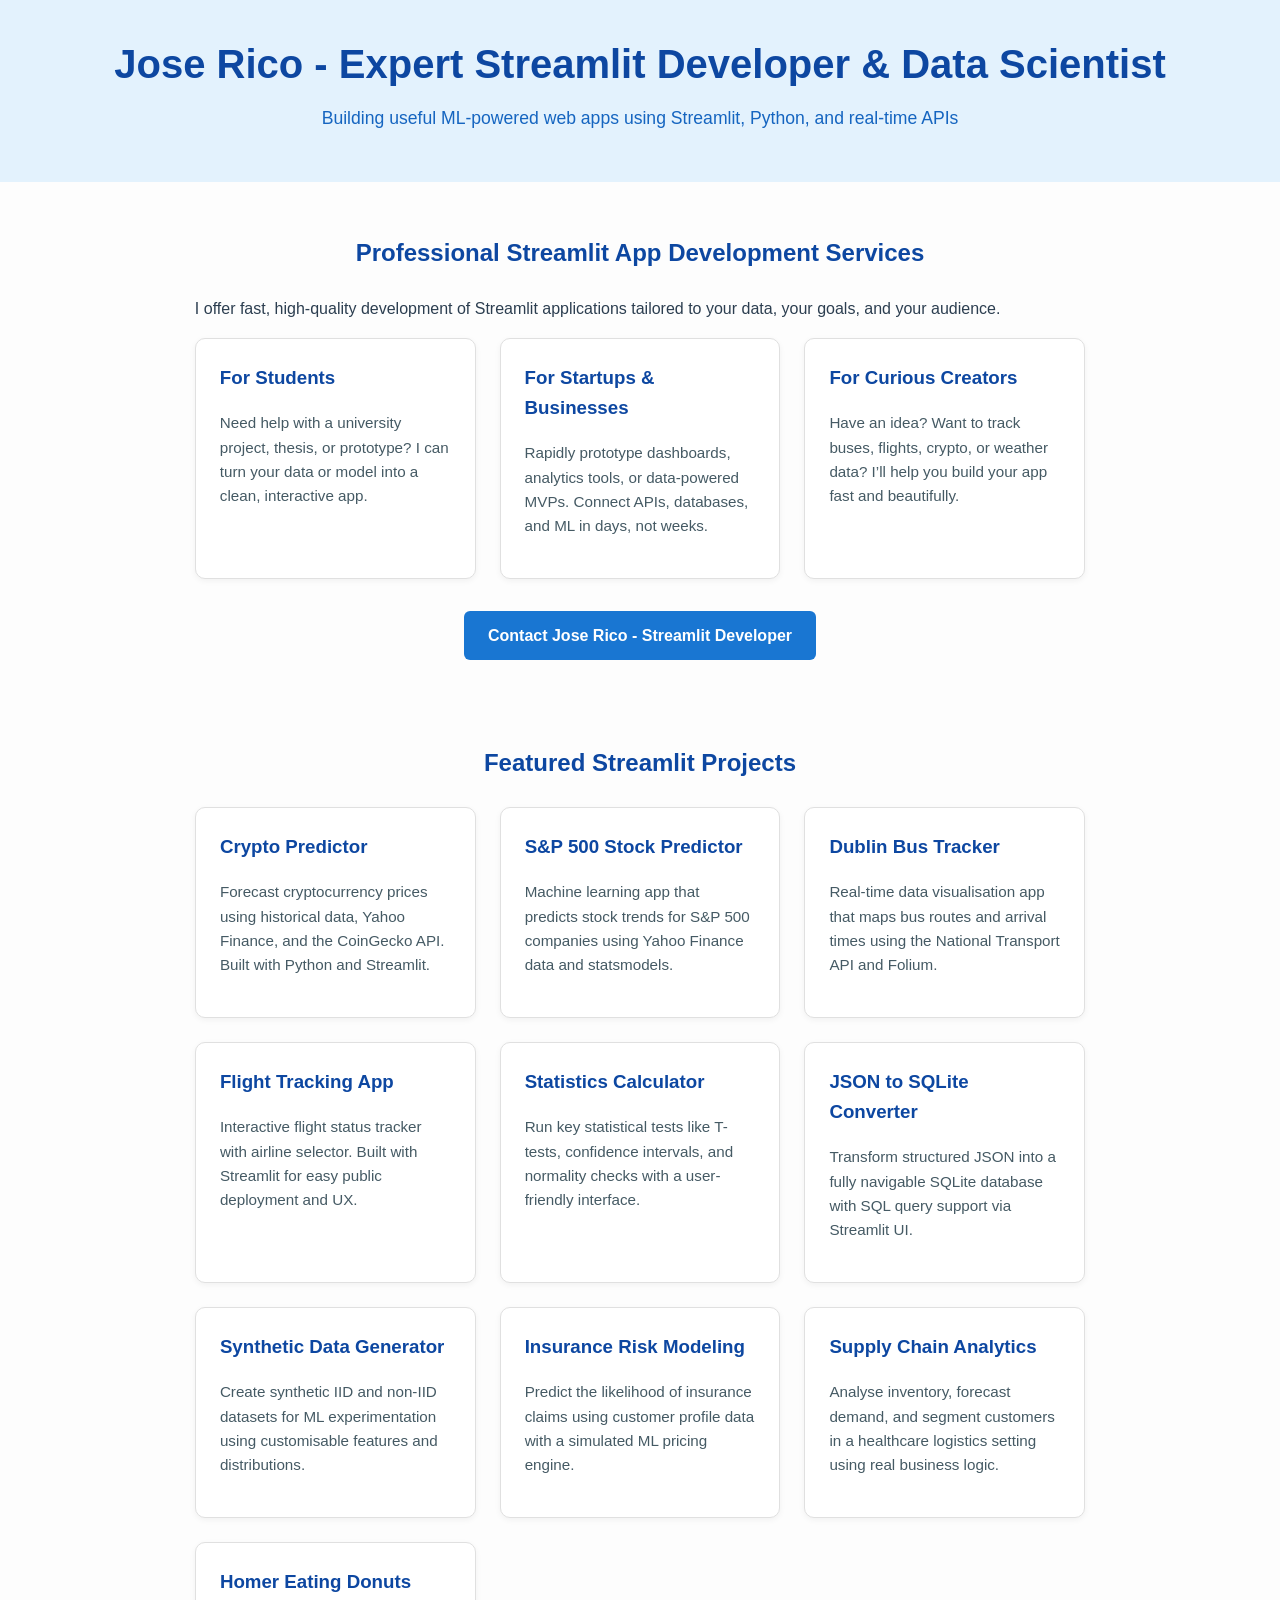
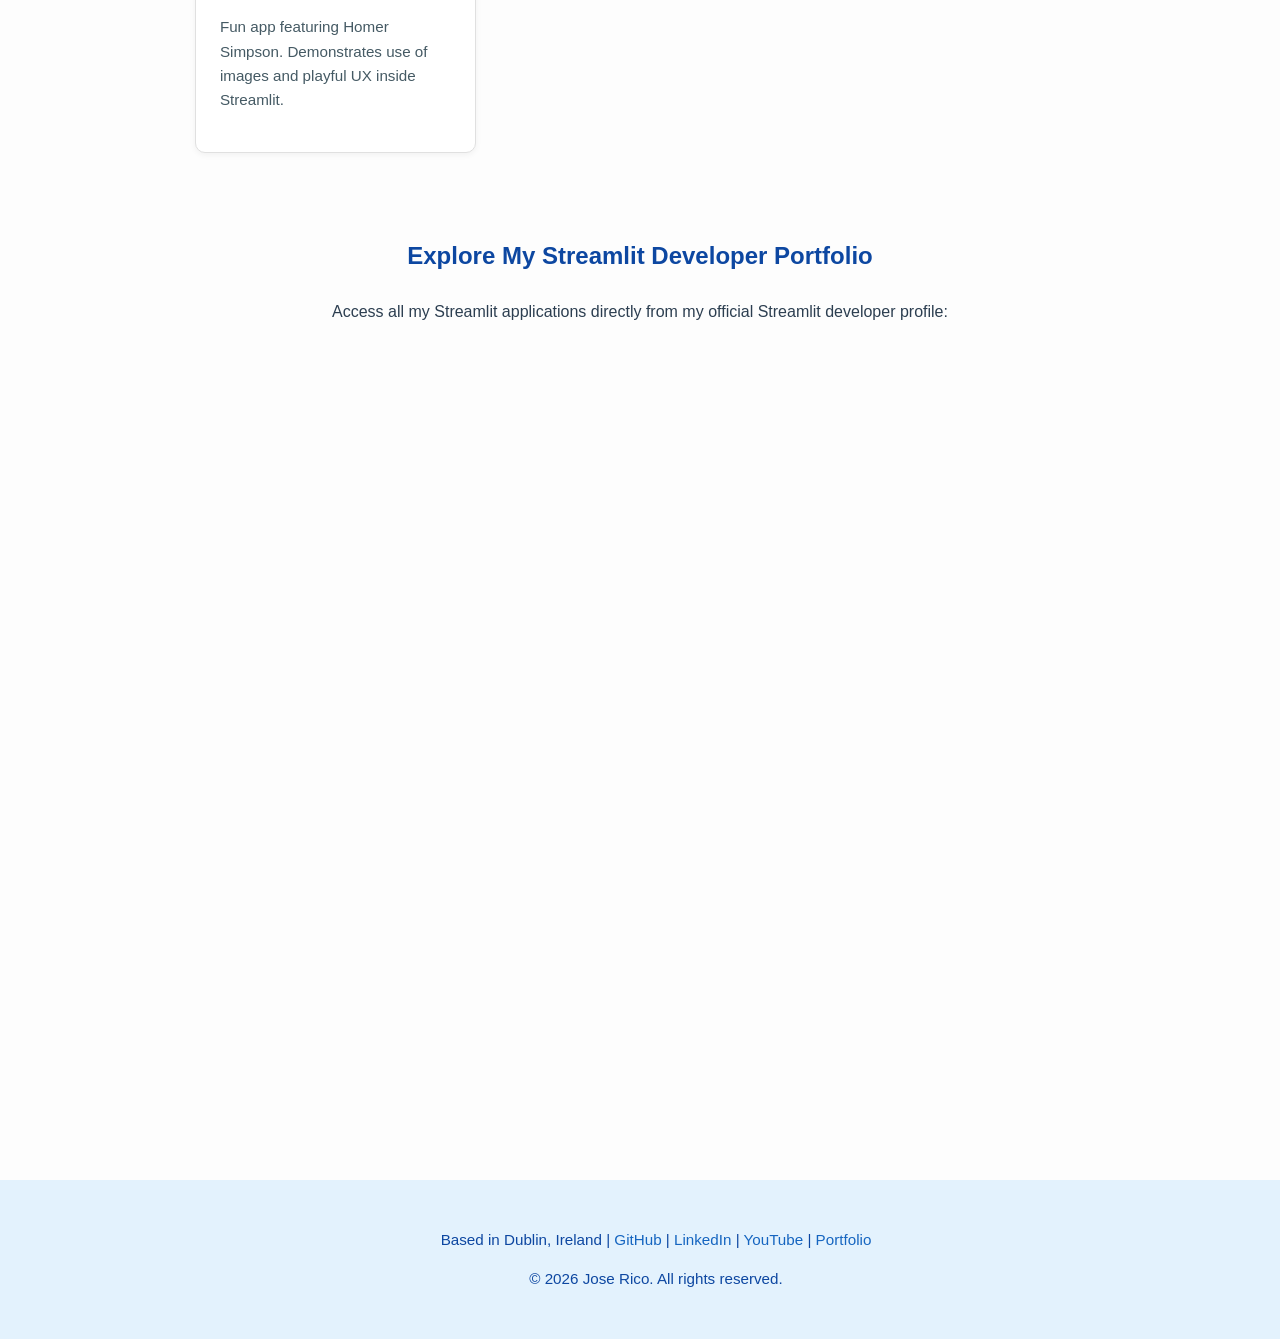
<file: index.html>
<!DOCTYPE html>
<html lang="en">
<head>
  <meta charset="UTF-8" />
  <meta name="viewport" content="width=device-width, initial-scale=1.0" />
  <meta name="description" content="Discover Streamlit apps by Jose Rico, an expert Python developer. Build custom data-driven web apps tailored to your needs. Contact now!" />
  <meta name="keywords" content="Streamlit Developer, Python, Data Science, Machine Learning, Streamlit Apps, Web Apps, ML Apps, Crypto Predictor, S&P500, Dublin Bus Tracker, JSON to SQLite, Synthetic Data, Insurance Modeling, Flight Tracker, Statistics Calculator, Supply Chain Analytics" />
  <meta name="author" content="Jose Rico" />
  <title>Hire Expert Streamlit Developer - Jose Rico | Python, Data Science & Web Apps</title>
  <link rel="stylesheet" href="assets/styles/styles.css">
  <!-- Favicon -->
  <link rel="icon" href="assets/img/favicon.png" type="image/png">
  <!-- Structured Data -->
  <script type="application/ld+json">
  {
    "@context": "https://schema.org",
    "@type": "Person",
    "name": "Jose Rico",
    "jobTitle": "Streamlit Developer",
    "url": "https://github.com/josericodata",
    "address": {
      "@type": "PostalAddress",
      "addressLocality": "Dublin",
      "addressCountry": "Ireland"
    },
    "sameAs": [
      "https://www.linkedin.com/in/josericodata/",
      "https://share.streamlit.io/user/josericodata"
    ]
  }
  </script>
</head>
<body>
  <header>
    <h1>Jose Rico - Expert Streamlit Developer & Data Scientist</h1>
    <p>Building useful ML-powered web apps using Streamlit, Python, and real-time APIs</p>
  </header>

  <section id="services">
    <h2>Professional Streamlit App Development Services</h2>
    <p>I offer fast, high-quality development of Streamlit applications tailored to your data, your goals, and your audience.</p>

    <div class="grid">
      <div class="card">
        <h3>For Students</h3>
        <p>Need help with a university project, thesis, or prototype? I can turn your data or model into a clean, interactive app.</p>
      </div>
      <div class="card">
        <h3>For Startups & Businesses</h3>
        <p>Rapidly prototype dashboards, analytics tools, or data-powered MVPs. Connect APIs, databases, and ML in days, not weeks.</p>
      </div>
      <div class="card">
        <h3>For Curious Creators</h3>
        <p>Have an idea? Want to track buses, flights, crypto, or weather data? I’ll help you build your app fast and beautifully.</p>
      </div>
    </div>

    <div style="text-align: center; margin-top: 2rem;">
      <a href="Pages/contact.html" class="cta-btn">Contact Jose Rico - Streamlit Developer</a>
    </div>
  </section>

  <section>
    <h2>Featured Streamlit Projects</h2>
    <div class="grid">
      <div class="card">
        <h3>Crypto Predictor</h3>
        <p>Forecast cryptocurrency prices using historical data, Yahoo Finance, and the CoinGecko API. Built with Python and Streamlit.</p>
      </div>
      <div class="card">
        <h3>S&amp;P 500 Stock Predictor</h3>
        <p>Machine learning app that predicts stock trends for S&amp;P 500 companies using Yahoo Finance data and statsmodels.</p>
      </div>
      <div class="card">
        <h3>Dublin Bus Tracker</h3>
        <p>Real-time data visualisation app that maps bus routes and arrival times using the National Transport API and Folium.</p>
      </div>
      <div class="card">
        <h3>Flight Tracking App</h3>
        <p>Interactive flight status tracker with airline selector. Built with Streamlit for easy public deployment and UX.</p>
      </div>
      <div class="card">
        <h3>Statistics Calculator</h3>
        <p>Run key statistical tests like T-tests, confidence intervals, and normality checks with a user-friendly interface.</p>
      </div>
      <div class="card">
        <h3>JSON to SQLite Converter</h3>
        <p>Transform structured JSON into a fully navigable SQLite database with SQL query support via Streamlit UI.</p>
      </div>
      <div class="card">
        <h3>Synthetic Data Generator</h3>
        <p>Create synthetic IID and non-IID datasets for ML experimentation using customisable features and distributions.</p>
      </div>
      <div class="card">
        <h3>Insurance Risk Modeling</h3>
        <p>Predict the likelihood of insurance claims using customer profile data with a simulated ML pricing engine.</p>
      </div>
      <div class="card">
        <h3>Supply Chain Analytics</h3>
        <p>Analyse inventory, forecast demand, and segment customers in a healthcare logistics setting using real business logic.</p>
      </div>
      <div class="card">
        <h3>Homer Eating Donuts</h3>
        <p>Fun app featuring Homer Simpson. Demonstrates use of images and playful UX inside Streamlit.</p>
      </div>
    </div>
  </section>

  <section id="streamlit-overview">
    <h2>Explore My Streamlit Developer Portfolio</h2>
    <p>Access all my Streamlit applications directly from my official Streamlit developer profile:</p>
    <iframe 
      src="https://share.streamlit.io/user/josericodata" 
      style="width:100%; height:800px; border:none; overflow:hidden;" 
      title="Streamlit Developer Profile">
    </iframe>
  </section>

  <footer>
    <p>Based in Dublin, Ireland | <a href="https://github.com/josericodata" target="_blank">GitHub</a> | <a href="https://www.linkedin.com/in/josericodata/" target="_blank">LinkedIn</a> | <a href="https://www.youtube.com/@josericodata" target="_blank">YouTube</a> | <a href="https://josericodata.github.io/" target="_blank">Portfolio</a></p>
    <p>&copy; <span id="year"></span> Jose Rico. All rights reserved.</p>
    <script>
        document.getElementById('year').textContent = new Date().getFullYear();
    </script>
  </footer>
</body>
</html>
</file>
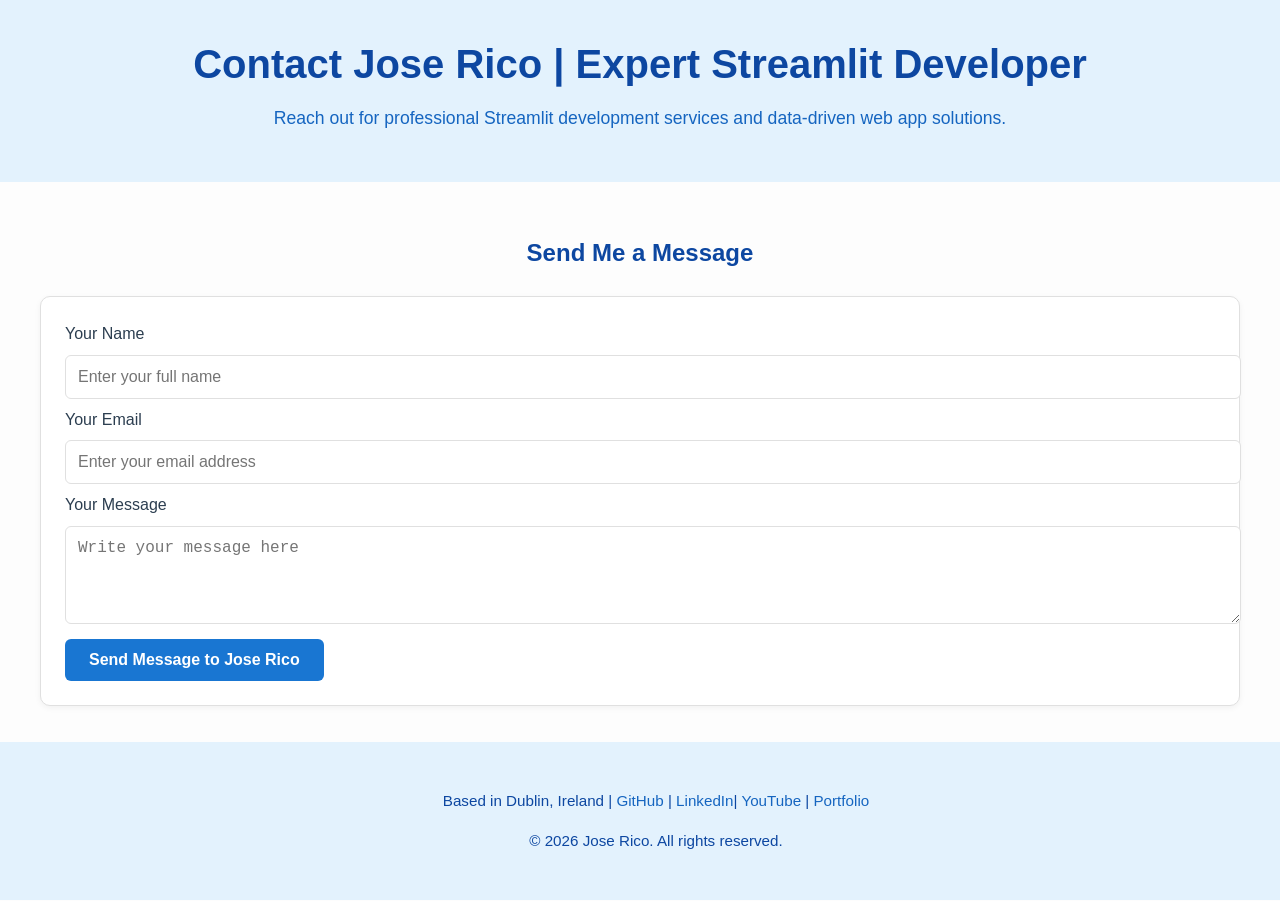
<file: Pages/contact.html>
<!DOCTYPE html>
<html lang="en">
<head>
    <meta charset="UTF-8">
    <meta name="viewport" content="width=device-width, initial-scale=1.0">
    <meta name="description" content="Get in touch with Jose Rico, professional Streamlit developer. Contact me for custom Streamlit apps, Python development, and data-driven solutions." />
    <meta name="keywords" content="Contact Streamlit Developer, Jose Rico, Python, Streamlit Apps, Web Apps, Custom Apps Development, Data Science Solutions" />
    <meta name="author" content="Jose Rico" />
    <title>Contact Jose Rico | Expert Streamlit Developer</title>
    <link rel="stylesheet" href="../assets/styles/styles.css">
    <!-- Favicon -->
    <link rel="icon" href="../assets/img/favicon.png" type="image/png">
</head>
<body>
    <header>
        <h1>Contact Jose Rico | Expert Streamlit Developer</h1>
        <p>Reach out for professional Streamlit development services and data-driven web app solutions.</p>
    </header>

    <section id="contact-form">
        <h2>Send Me a Message</h2>
        <div class="card">
            <form action="https://formspree.io/f/xwplzkkz" method="POST">
                <label for="name">Your Name</label>
                <input type="text" id="name" name="name" placeholder="Enter your full name" required>

                <label for="email">Your Email</label>
                <input type="email" id="email" name="email" placeholder="Enter your email address" required>

                <label for="message">Your Message</label>
                <textarea id="message" name="message" rows="4" placeholder="Write your message here" required></textarea>

                <input type="submit" value="Send Message to Jose Rico" class="cta-btn">
            </form>
        </div>
    </section>

    <footer>
        <p>Based in Dublin, Ireland | <a href="https://github.com/josericodata" target="_blank">GitHub</a> | <a href="https://www.linkedin.com/in/josericodata/" target="_blank">LinkedIn</a>| <a href="https://www.youtube.com/@josericodata" target="_blank">YouTube</a> | <a href="https://josericodata.github.io/" target="_blank">Portfolio</a></p>
        <p>&copy; <span id="year"></span> Jose Rico. All rights reserved.</p>
        <script>
            document.getElementById('year').textContent = new Date().getFullYear();
        </script>
    </footer>
</body>
</html>
</file>
<file: assets/styles/styles.css>
html, body {
    font-family: 'Segoe UI', Tahoma, Geneva, Verdana, sans-serif;
    background-color: #fdfdfd;
    color: #2c3e50;
    line-height: 1.6;
    height: 100%;
    margin: 0;
    display: flex;
    flex-direction: column;
  }
  
  header {
    background-color: #e3f2fd;
    color: #0d47a1;
    padding: 2rem 1rem;
    text-align: center;
  }
  
  header h1 {
    margin: 0;
    font-size: 2.5rem;
  }
  
  header p {
    margin-top: 0.5rem;
    font-size: 1.1rem;
    color: #1565c0;
  }
  
  section {
    padding: 2rem 1rem;
    max-width: 1200px;
    margin: auto;
  }
  
  h2 {
    color: #0d47a1;
    text-align: center;
    margin-bottom: 1.5rem;
  }
  
  .grid {
    display: grid;
    grid-template-columns: repeat(auto-fit, minmax(280px, 1fr));
    gap: 1.5rem;
  }
  
  .card {
    background: white;
    border: 1px solid #e0e0e0;
    border-radius: 10px;
    padding: 1.5rem;
    box-shadow: 0 2px 6px rgba(0, 0, 0, 0.05);
    transition: transform 0.2s ease;
  }
  
  .card:hover {
    transform: translateY(-4px);
  }
  
  .card h3 {
    margin-top: 0;
    color: #0d47a1;
  }
  
  .card p {
    font-size: 0.95rem;
    color: #455a64;
  }
  
  iframe {
    width: 100%;
    height: 800px;
    border: none;
    overflow: hidden;
  }
  
  footer {
    background-color: #e3f2fd;
    color: #0d47a1;
    padding: 2rem 1rem;
    text-align: center;
    font-size: 0.95rem;
    width: 100%;
  }
  
  footer a {
    color: #1565c0;
    text-decoration: none;
  }
  
  footer a:hover {
    text-decoration: underline;
  }
  
  a {
    color: #1976d2;
    text-decoration: none;
  }
  
  a:hover {
    text-decoration: underline;
  }
  
  .cta-btn {
    display: inline-block;
    background-color: #1976d2;
    color: white;
    padding: 12px 24px;
    font-size: 1rem;
    font-weight: 600;
    border-radius: 6px;
    text-decoration: none;
    transition: background-color 0.3s ease;
  }
  
  .cta-btn:hover {
    background-color: #1565c0;
  }
  
  /* Responsive tweaks */
  @media (max-width: 768px) {
    header h1 {
      font-size: 2rem;
    }
  
    header p {
      font-size: 1rem;
    }
  
    .card {
      padding: 1rem;
    }
  
    footer {
      font-size: 0.85rem;
      padding: 1.5rem 1rem;
    }
  }
  
  @media (max-width: 480px) {
    .grid {
      grid-template-columns: 1fr;
    }
  
    iframe {
      height: 600px;
    }
  
    footer {
      font-size: 0.8rem;
    }
  }
  

/* Contact Form */  
/* Additional form styling */
form input[type="text"],
form input[type="email"],
form textarea {
    width: 100%;
    padding: 12px;
    margin: 8px 0;
    border: 1px solid #e0e0e0;
    border-radius: 6px;
    font-size: 1rem;
}

form input[type="submit"] {
    background-color: #1976d2;
    color: white;
    border: none;
    padding: 12px 24px;
    font-size: 1rem;
    font-weight: 600;
    border-radius: 6px;
    cursor: pointer;
    transition: background-color 0.3s ease;
}

form input[type="submit"]:hover {
    background-color: #1565c0;
}

/* Card container */
.card {
    background: white;
    border: 1px solid #e0e0e0;
    border-radius: 10px;
    padding: 1.5rem;
    box-shadow: 0 2px 6px rgba(0, 0, 0, 0.05);
    transition: transform 0.2s ease;
}

/* Hover effect for card */
.card:hover {
    transform: translateY(-4px);
}

/* Main content will expand to fill the available space */
#contact-form {
  flex: 1;
}
</file>
